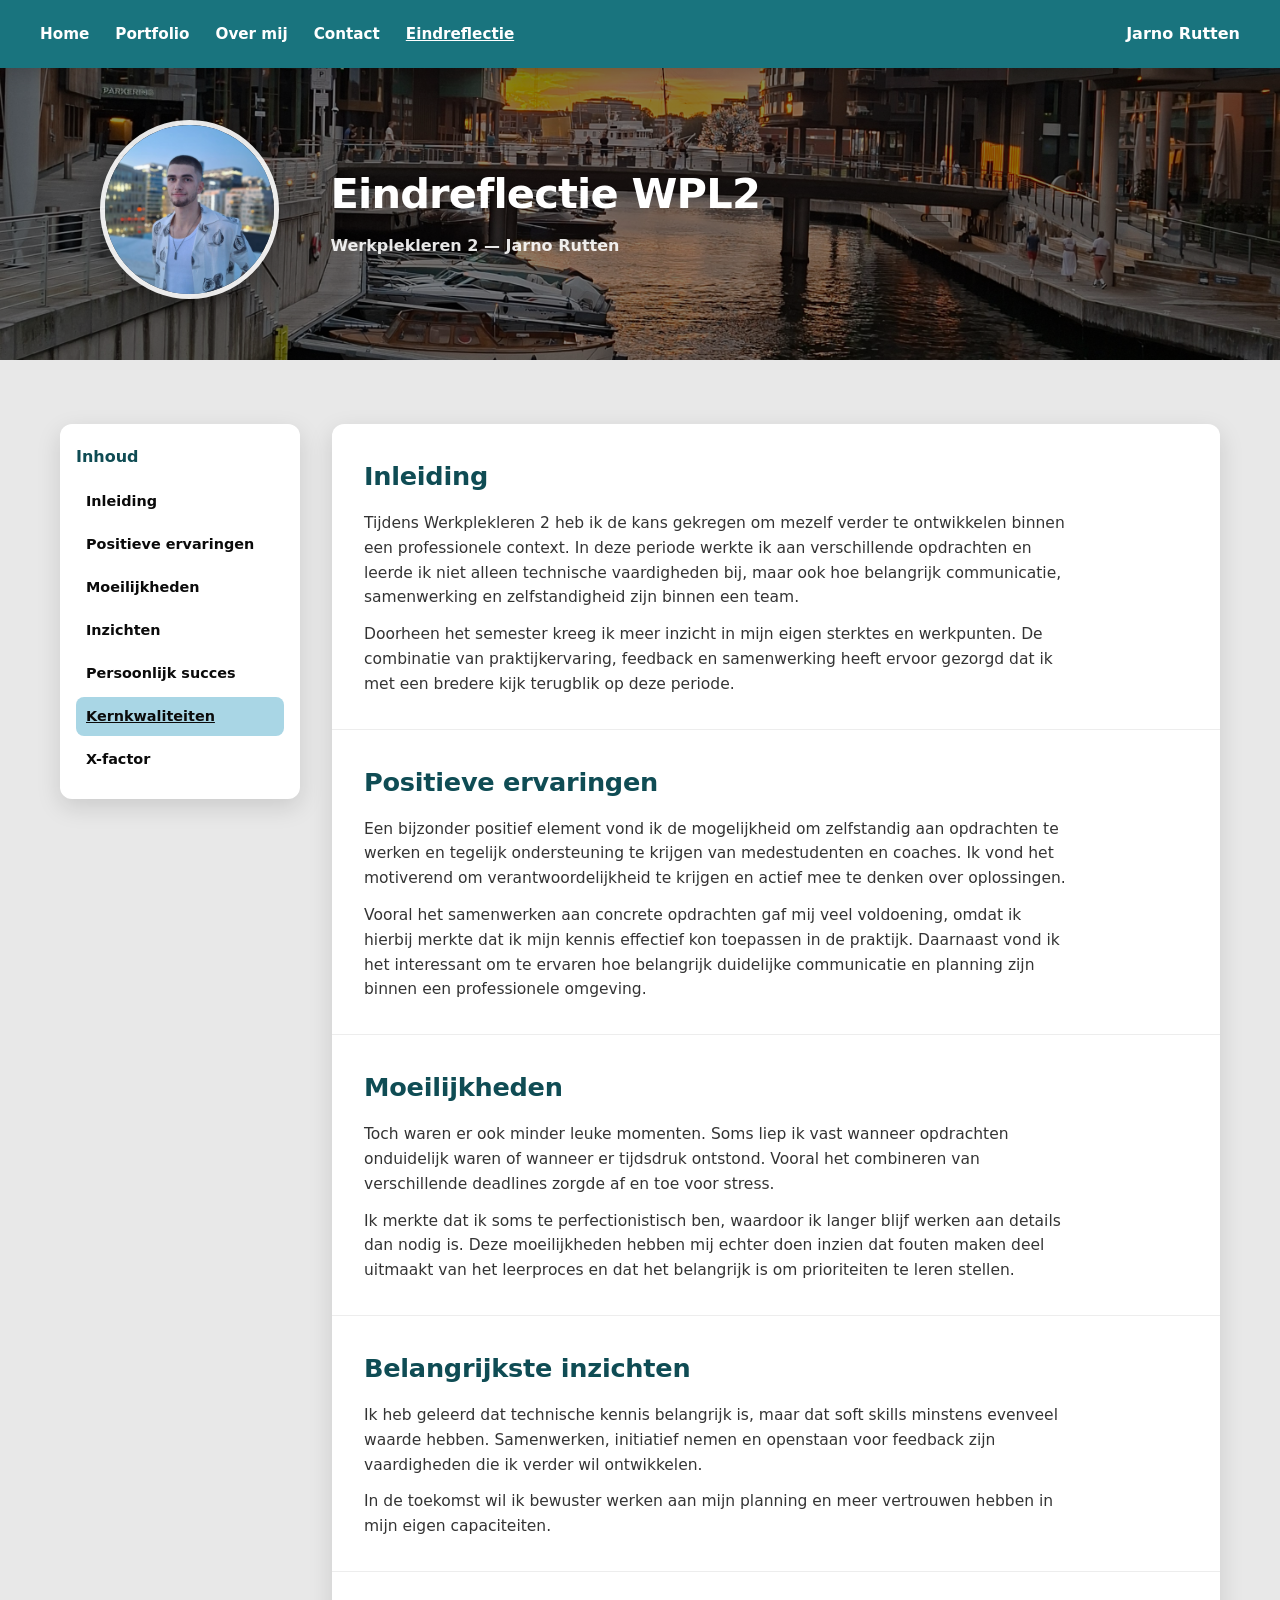
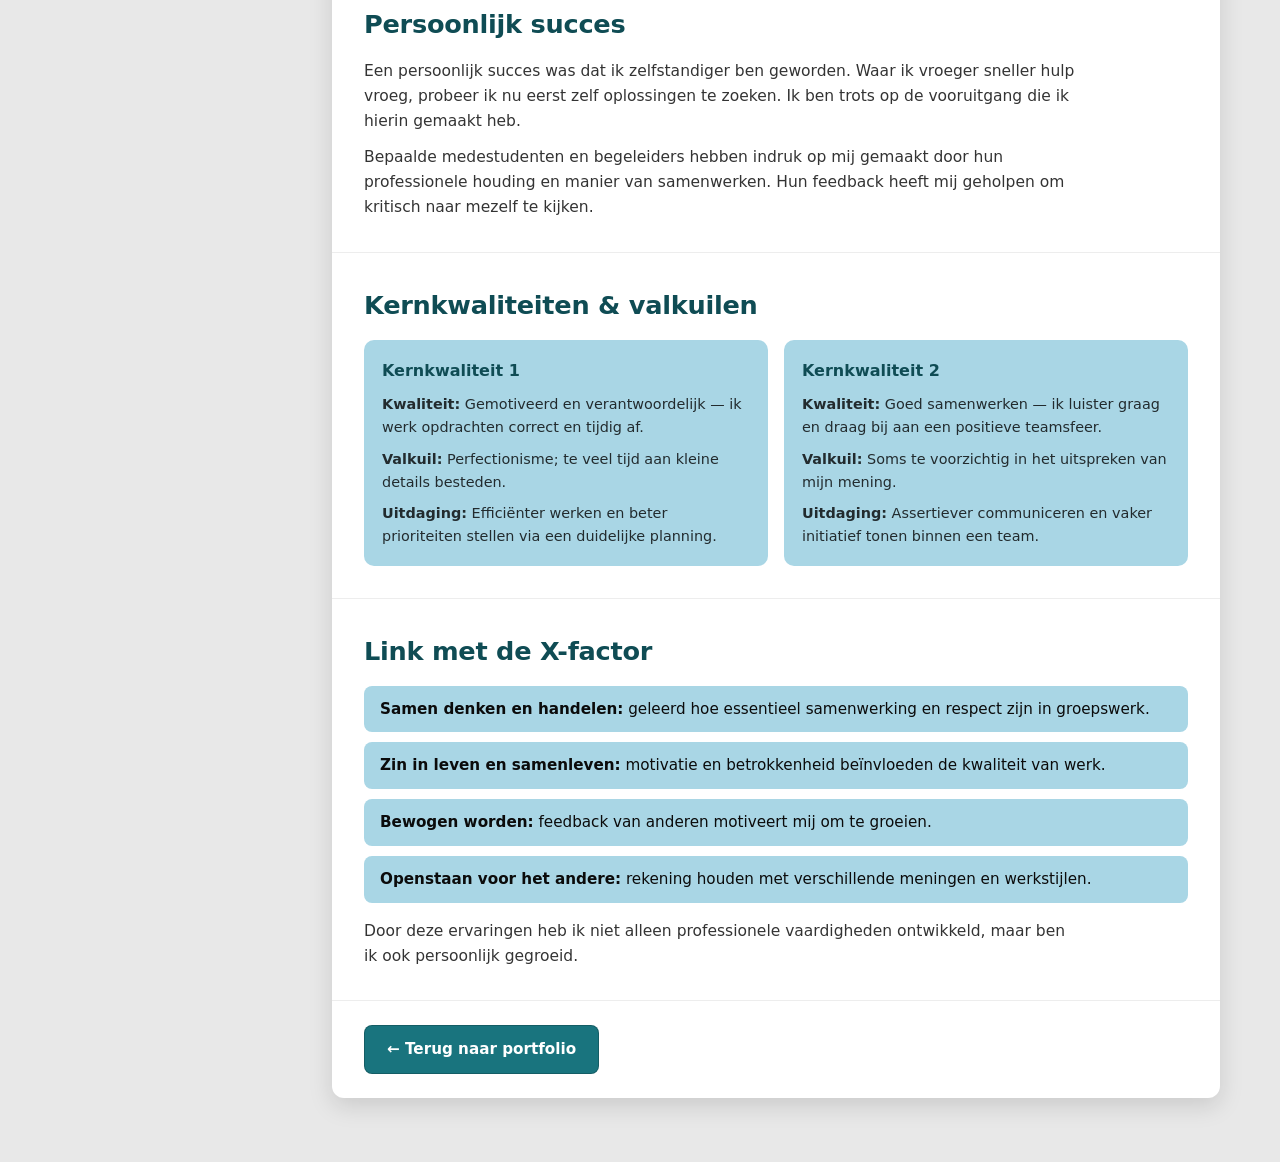
<file: eindreflectie.html>
<!DOCTYPE html>
<html lang="nl">
<head>
    <meta charset="UTF-8" />
    <meta name="viewport" content="width=device-width, initial-scale=1.0" />
    <title>Eindreflectie WPL2 — Jarno Rutten</title>
    <link rel="stylesheet" href="eindreflectie.css" />
    <script src="eindreflectie.js" defer></script>
</head>
<body>

<header class="navbar">
    <button class="nav-toggle" type="button" aria-label="Menu"
            aria-controls="primary-navigation" aria-expanded="false">☰</button>

    <nav class="nav-left" id="primary-navigation" aria-label="Hoofdmenu">
        <a href="index.html#home">Home</a>
        <a href="index.html#portfolio">Portfolio</a>
        <a href="index.html#about">Over mij</a>
        <a href="index.html#contact">Contact</a>
        <a href="#" class="is-active" aria-current="page">Eindreflectie</a>
    </nav>

    <a class="nav-brand" href="index.html">Jarno Rutten</a>
</header>

<main>

    <!-- HERO -->
    <section class="hero">
        <div class="hero__overlay"></div>
        <div class="hero__content">
            <div class="hero__profile">
                <img src="Images/ProfielFoto.jpg" alt="Profielfoto Jarno Rutten" />
            </div>
            <div class="hero__text">
                <h1>Eindreflectie WPL2</h1>
                <p>Werkplekleren 2 — Jarno Rutten</p>
            </div>
        </div>
    </section>

    <!-- INHOUD -->
    <section class="pagina">
        <div class="container">
            <div class="layout">

                <!-- Zijbalk -->
                <aside class="sidebar">
                    <h2 class="sidebar__title">Inhoud</h2>
                    <nav id="toc" aria-label="Inhoudsopgave">
                        <a href="#inleiding">Inleiding</a>
                        <a href="#positief">Positieve ervaringen</a>
                        <a href="#moeilijk">Moeilijkheden</a>
                        <a href="#inzichten">Inzichten</a>
                        <a href="#succes">Persoonlijk succes</a>
                        <a href="#kernkwaliteiten">Kernkwaliteiten</a>
                        <a href="#xfactor">X-factor</a>
                    </nav>
                </aside>

                <!-- Artikel -->
                <article class="artikel">

                    <div class="blok" id="inleiding">
                        <h2>Inleiding</h2>
                        <p>Tijdens Werkplekleren 2 heb ik de kans gekregen om mezelf verder te ontwikkelen binnen een professionele context. In deze periode werkte ik aan verschillende opdrachten en leerde ik niet alleen technische vaardigheden bij, maar ook hoe belangrijk communicatie, samenwerking en zelfstandigheid zijn binnen een team.</p>
                        <p>Doorheen het semester kreeg ik meer inzicht in mijn eigen sterktes en werkpunten. De combinatie van praktijkervaring, feedback en samenwerking heeft ervoor gezorgd dat ik met een bredere kijk terugblik op deze periode.</p>
                    </div>

                    <div class="blok" id="positief">
                        <h2>Positieve ervaringen</h2>
                        <p>Een bijzonder positief element vond ik de mogelijkheid om zelfstandig aan opdrachten te werken en tegelijk ondersteuning te krijgen van medestudenten en coaches. Ik vond het motiverend om verantwoordelijkheid te krijgen en actief mee te denken over oplossingen.</p>
                        <p>Vooral het samenwerken aan concrete opdrachten gaf mij veel voldoening, omdat ik hierbij merkte dat ik mijn kennis effectief kon toepassen in de praktijk. Daarnaast vond ik het interessant om te ervaren hoe belangrijk duidelijke communicatie en planning zijn binnen een professionele omgeving.</p>
                    </div>

                    <div class="blok" id="moeilijk">
                        <h2>Moeilijkheden</h2>
                        <p>Toch waren er ook minder leuke momenten. Soms liep ik vast wanneer opdrachten onduidelijk waren of wanneer er tijdsdruk ontstond. Vooral het combineren van verschillende deadlines zorgde af en toe voor stress.</p>
                        <p>Ik merkte dat ik soms te perfectionistisch ben, waardoor ik langer blijf werken aan details dan nodig is. Deze moeilijkheden hebben mij echter doen inzien dat fouten maken deel uitmaakt van het leerproces en dat het belangrijk is om prioriteiten te leren stellen.</p>
                    </div>

                    <div class="blok" id="inzichten">
                        <h2>Belangrijkste inzichten</h2>
                        <p>Ik heb geleerd dat technische kennis belangrijk is, maar dat soft skills minstens evenveel waarde hebben. Samenwerken, initiatief nemen en openstaan voor feedback zijn vaardigheden die ik verder wil ontwikkelen.</p>
                        <p>In de toekomst wil ik bewuster werken aan mijn planning en meer vertrouwen hebben in mijn eigen capaciteiten.</p>
                    </div>

                    <div class="blok" id="succes">
                        <h2>Persoonlijk succes</h2>
                        <p>Een persoonlijk succes was dat ik zelfstandiger ben geworden. Waar ik vroeger sneller hulp vroeg, probeer ik nu eerst zelf oplossingen te zoeken. Ik ben trots op de vooruitgang die ik hierin gemaakt heb.</p>
                        <p>Bepaalde medestudenten en begeleiders hebben indruk op mij gemaakt door hun professionele houding en manier van samenwerken. Hun feedback heeft mij geholpen om kritisch naar mezelf te kijken.</p>
                    </div>

                    <div class="blok" id="kernkwaliteiten">
                        <h2>Kernkwaliteiten &amp; valkuilen</h2>
                        <div class="kwaliteit-grid">
                            <div class="kwaliteit-card">
                                <h3>Kernkwaliteit 1</h3>
                                <p><strong>Kwaliteit:</strong> Gemotiveerd en verantwoordelijk — ik werk opdrachten correct en tijdig af.</p>
                                <p><strong>Valkuil:</strong> Perfectionisme; te veel tijd aan kleine details besteden.</p>
                                <p><strong>Uitdaging:</strong> Efficiënter werken en beter prioriteiten stellen via een duidelijke planning.</p>
                            </div>
                            <div class="kwaliteit-card">
                                <h3>Kernkwaliteit 2</h3>
                                <p><strong>Kwaliteit:</strong> Goed samenwerken — ik luister graag en draag bij aan een positieve teamsfeer.</p>
                                <p><strong>Valkuil:</strong> Soms te voorzichtig in het uitspreken van mijn mening.</p>
                                <p><strong>Uitdaging:</strong> Assertiever communiceren en vaker initiatief tonen binnen een team.</p>
                            </div>
                        </div>
                    </div>

                    <div class="blok" id="xfactor">
                        <h2>Link met de X-factor</h2>
                        <ul class="xfactor-lijst">
                            <li><strong>Samen denken en handelen:</strong> geleerd hoe essentieel samenwerking en respect zijn in groepswerk.</li>
                            <li><strong>Zin in leven en samenleven:</strong> motivatie en betrokkenheid beïnvloeden de kwaliteit van werk.</li>
                            <li><strong>Bewogen worden:</strong> feedback van anderen motiveert mij om te groeien.</li>
                            <li><strong>Openstaan voor het andere:</strong> rekening houden met verschillende meningen en werkstijlen.</li>
                        </ul>
                        <p>Door deze ervaringen heb ik niet alleen professionele vaardigheden ontwikkeld, maar ben ik ook persoonlijk gegroeid.</p>
                    </div>

                    <div class="acties">
                        <a class="btn" href="index.html#portfolio">← Terug naar portfolio</a>
                    </div>

                </article>
            </div>
        </div>
    </section>

</main>
</body>
</html>
</file>
<file: eindreflectie.css>
/* ── Reset ── */
*, *::before, *::after { box-sizing: border-box; margin: 0; padding: 0; }
html { scroll-behavior: smooth; }
@media (prefers-reduced-motion: reduce) { html { scroll-behavior: auto; } }

/* ── Tokens ── */
:root {
    --teal:      #19747E;
    --teal-dark: #0f4c54;
    --light:     #A9D6E5;
    --bg:        #E8E8E8;
    --card-bg:   #ffffff;
    --text:      #0b0b0b;
    --white:     #ffffff;
    --shadow:    0 8px 24px rgba(0,0,0,.13);
    --radius:    12px;
    --header-h:  68px;
}

/* ── Base ── */
body {
    font-family: system-ui, -apple-system, Segoe UI, Roboto, Arial, sans-serif;
    color: var(--text);
    background: var(--bg);
    line-height: 1.6;
}
img { display: block; max-width: 100%; }

/* ── Utility ── */
.container { width: min(1160px, 92%); margin-inline: auto; }

/* ── Navbar ── */
.navbar {
    position: fixed;
    inset: 0 0 auto 0;
    height: var(--header-h);
    background: var(--teal);
    display: flex;
    align-items: center;
    justify-content: space-between;
    padding: 0 clamp(16px, 4vw, 40px);
    z-index: 100;
    gap: 16px;
    box-shadow: 0 4px 20px rgba(0,0,0,.2);
}
.nav-left { display: flex; align-items: center; gap: clamp(14px, 2.5vw, 26px); }
.nav-left a { color: var(--white); text-decoration: none; font-weight: 600; font-size: .95rem; }
.nav-left a:hover,
.nav-left a.is-active { text-decoration: underline; }
.nav-brand { color: var(--white); font-weight: 900; text-decoration: none; white-space: nowrap; }

.nav-toggle {
    display: none;
    background: transparent;
    border: 1px solid rgba(255,255,255,.35);
    color: var(--white);
    padding: 7px 10px;
    border-radius: 8px;
    cursor: pointer;
    font-size: 1.1rem;
}
.nav-toggle:focus-visible { outline: 2px solid var(--white); outline-offset: 2px; }

@media (max-width: 720px) {
    .nav-toggle { display: inline-flex; align-items: center; }
    .nav-left {
        position: absolute;
        top: var(--header-h); left: 0; right: 0;
        background: var(--teal-dark);
        flex-direction: column;
        align-items: flex-start;
        padding: 12px 18px 16px;
        gap: 10px;
        display: none;
        border-top: 1px solid rgba(255,255,255,.15);
    }
    .nav-left.is-open { display: flex; }
}

/* ── Hero ── */
.hero {
    position: relative;
    min-height: 360px;
    padding-top: var(--header-h);
    background: url("Images/BackgroundHomepage.jpg") center/cover no-repeat;
}
.hero__overlay {
    position: absolute; inset: 0;
    background: rgba(0,0,0,.45);
}
.hero__content {
    position: relative; z-index: 1;
    max-width: 1160px;
    margin: 0 auto;
    padding: clamp(28px, 5vw, 52px) clamp(16px, 4vw, 40px);
    display: flex;
    align-items: center;
    gap: clamp(20px, 4vw, 56px);
}
.hero__profile img {
    width: clamp(110px, 14vw, 180px);
    aspect-ratio: 1;
    border-radius: 999px;
    object-fit: cover;
    border: 5px solid rgba(255,255,255,.9);
    box-shadow: 0 8px 28px rgba(0,0,0,.35);
    flex-shrink: 0;
}
.hero__text { color: var(--white); }
.hero__text h1 {
    font-size: clamp(1.7rem, 3.5vw, 2.6rem);
    font-weight: 900;
    letter-spacing: -.02em;
    margin-bottom: 6px;
}
.hero__text p { font-size: 1rem; font-weight: 600; opacity: .9; }

@media (max-width: 580px) {
    .hero__content { flex-direction: column; }
}

/* ── Pagina ── */
.pagina {
    padding: clamp(36px, 5vw, 64px) 0;
    background: var(--bg);
}

/* ── Layout: sidebar + artikel ── */
.layout {
    display: grid;
    grid-template-columns: 240px 1fr;
    gap: clamp(16px, 2.5vw, 32px);
    align-items: start;
}
@media (max-width: 860px) {
    .layout { grid-template-columns: 1fr; }
}

/* ── Sidebar ── */
.sidebar {
    position: sticky;
    top: calc(var(--header-h) + 16px);
    background: var(--card-bg);
    border-radius: var(--radius);
    box-shadow: var(--shadow);
    padding: 20px 16px;
}
.sidebar__title {
    font-size: 1rem;
    font-weight: 800;
    margin-bottom: 12px;
    color: var(--teal-dark);
}
#toc { display: grid; gap: 4px; }
#toc a {
    display: block;
    padding: 8px 10px;
    border-radius: 8px;
    text-decoration: none;
    font-weight: 600;
    font-size: .9rem;
    color: var(--text);
    transition: background .15s;
}
#toc a:hover,
#toc a.is-active {
    background: var(--light);
    text-decoration: underline;
}

/* ── Artikel ── */
.artikel {
    background: var(--card-bg);
    border-radius: var(--radius);
    box-shadow: var(--shadow);
    overflow: hidden;
}

/* ── Blok ── */
.blok {
    padding: clamp(20px, 3vw, 32px);
    border-top: 1px solid rgba(0,0,0,.07);
}
.blok:first-child { border-top: none; }
.blok h2 {
    font-size: clamp(1.2rem, 2.2vw, 1.6rem);
    font-weight: 900;
    letter-spacing: -.01em;
    color: var(--teal-dark);
    margin-bottom: 14px;
}
.blok p {
    font-size: .97rem;
    color: rgba(0,0,0,.8);
    margin-bottom: 12px;
    max-width: 72ch;
}
.blok p:last-child { margin-bottom: 0; }

/* ── Kwaliteiten grid ── */
.kwaliteit-grid {
    display: grid;
    grid-template-columns: 1fr 1fr;
    gap: 16px;
    margin-top: 8px;
}
@media (max-width: 640px) {
    .kwaliteit-grid { grid-template-columns: 1fr; }
}
.kwaliteit-card {
    background: var(--light);
    border-radius: 10px;
    padding: 18px;
}
.kwaliteit-card h3 {
    font-size: 1rem;
    font-weight: 800;
    margin-bottom: 10px;
    color: var(--teal-dark);
}
.kwaliteit-card p {
    font-size: .9rem;
    margin-bottom: 8px;
    max-width: none;
}

/* ── X-factor lijst ── */
.xfactor-lijst {
    list-style: none;
    display: grid;
    gap: 10px;
    margin-bottom: 16px;
    padding-left: 0;
}
.xfactor-lijst li {
    background: var(--light);
    border-radius: 8px;
    padding: 12px 16px;
    font-size: .95rem;
    line-height: 1.5;
}

/* ── Actieknoppen ── */
.acties {
    padding: clamp(16px, 2.5vw, 24px) clamp(20px, 3vw, 32px);
    border-top: 1px solid rgba(0,0,0,.07);
}
.btn {
    display: inline-flex;
    align-items: center;
    padding: 11px 22px;
    border-radius: 8px;
    border: 1.5px solid rgba(0,0,0,.2);
    background: var(--teal);
    color: var(--white);
    font-weight: 700;
    font-size: .95rem;
    cursor: pointer;
    text-decoration: none;
    transition: background .15s;
}
.btn:hover { background: var(--teal-dark); }
</file>
